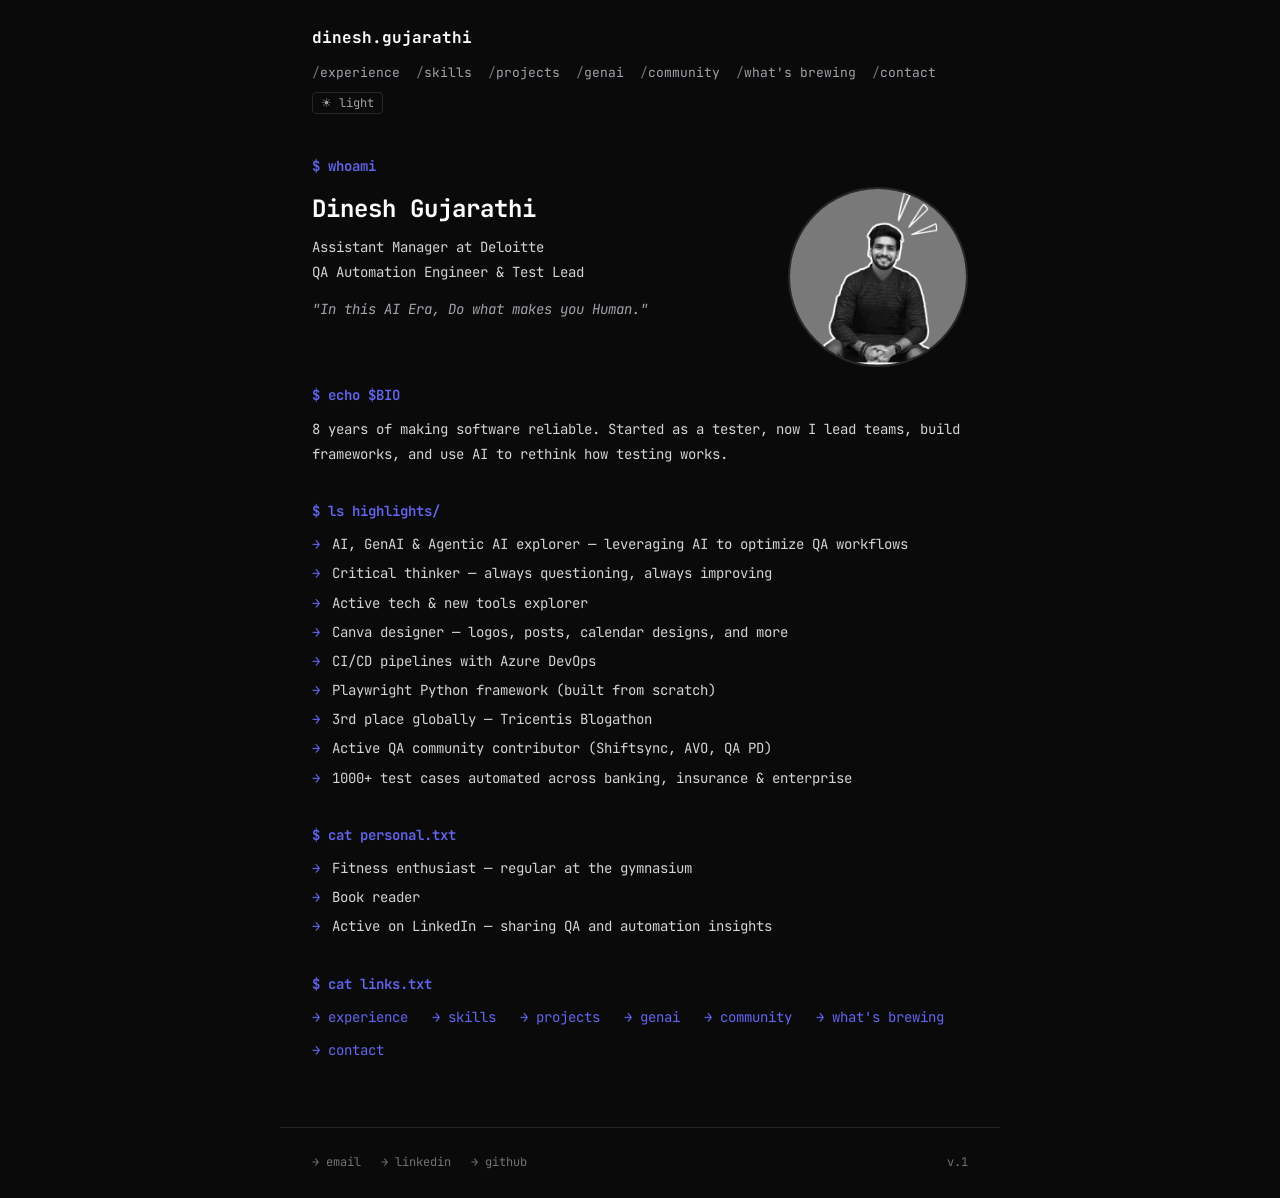
<file: index.html>
<!DOCTYPE html>
<html lang="en" data-theme="dark">
<head>
  <meta charset="UTF-8">
  <meta name="viewport" content="width=device-width, initial-scale=1.0">
  <title>Dinesh Gujarathi</title>
  <meta name="description" content="QA Automation Engineer & Test Lead — 8 years of making software reliable">
  <link rel="stylesheet" href="css/style.css">
</head>
<body>
  <nav>
    <a href="index.html" class="logo">dinesh.gujarathi</a>
    <div class="nav-links">
      <a href="experience.html">experience</a>
      <a href="skills.html">skills</a>
      <a href="projects.html">projects</a>
      <a href="genai.html">genai</a>
      <a href="community.html">community</a>
      <a href="brewing.html">what's brewing</a>
      <a href="contact.html">contact</a>
    </div>
    <button class="theme-toggle" aria-label="Toggle theme">☀ light</button>
  </nav>
  <main>
    <div class="prompt">$ whoami</div>
    <div class="output whoami-section">
      <div class="whoami-content">
        <h1>Dinesh Gujarathi</h1>
        <p>Assistant Manager at Deloitte<br>QA Automation Engineer &amp; Test Lead</p>
        <p class="quote">"In this AI Era, Do what makes you Human."</p>
      </div>
      <img src="img/profile.png" alt="Dinesh Gujarathi" class="profile-pic">
    </div>

    <div class="prompt">$ echo $BIO</div>
    <div class="output">
      <p>8 years of making software reliable. Started as a tester, now I lead teams, build frameworks, and use AI to rethink how testing works.</p>
    </div>

    <div class="prompt">$ ls highlights/</div>
    <div class="output">
      <ul class="arrow-list">
        <li>AI, GenAI &amp; Agentic AI explorer — leveraging AI to optimize QA workflows</li>
        <li>Critical thinker — always questioning, always improving</li>
        <li>Active tech &amp; new tools explorer</li>
        <li>Canva designer — logos, posts, calendar designs, and more</li>
        <li>CI/CD pipelines with Azure DevOps</li>
        <li>Playwright Python framework (built from scratch)</li>
        <li>3rd place globally — Tricentis Blogathon</li>
        <li>Active QA community contributor (Shiftsync, AVO, QA PD)</li>
        <li>1000+ test cases automated across banking, insurance &amp; enterprise</li>
      </ul>
    </div>

    <div class="prompt">$ cat personal.txt</div>
    <div class="output">
      <ul class="arrow-list">
        <li>Fitness enthusiast — regular at the gymnasium</li>
        <li>Book reader</li>
        <li>Active on LinkedIn — sharing QA and automation insights</li>
      </ul>
    </div>

    <div class="prompt">$ cat links.txt</div>
    <div class="output">
      <div class="link-grid">
        <a href="experience.html">→ experience</a>
        <a href="skills.html">→ skills</a>
        <a href="projects.html">→ projects</a>
        <a href="genai.html">→ genai</a>
        <a href="community.html">→ community</a>
        <a href="brewing.html">→ what's brewing</a>
        <a href="contact.html">→ contact</a>
      </div>
    </div>
  </main>
  <footer>
    <span>→ <a href="mailto:dinesh.gujarathi3@gmail.com">email</a></span>
    <span>→ <a href="https://linkedin.com/in/dineshgujarathi">linkedin</a></span>
    <span>→ <a href="https://github.com/dinesh-bay">github</a></span>
    <span class="version">v.1</span>
  </footer>
  <script src="js/theme.js"></script>
</body>
</html>
</file>
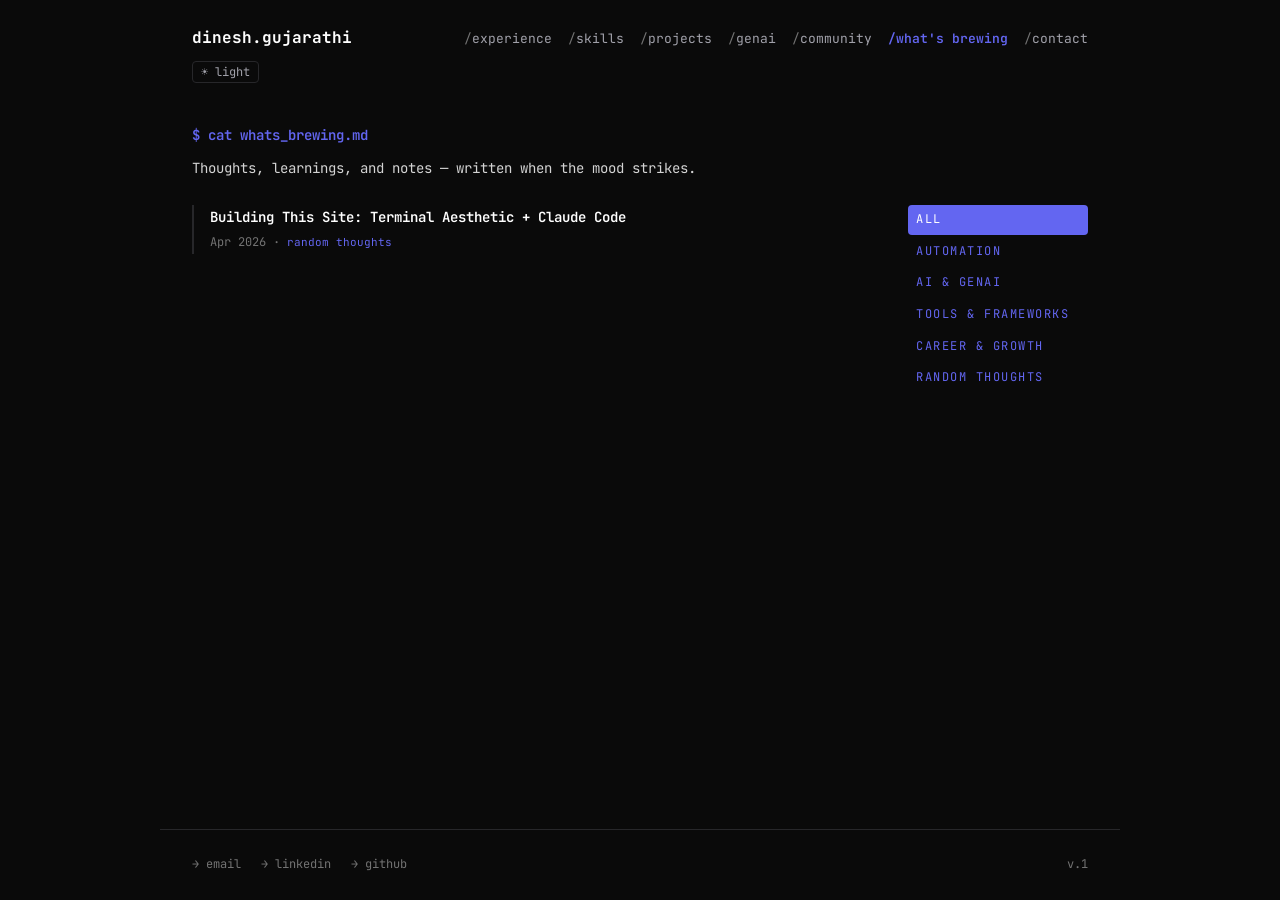
<file: brewing.html>
<!DOCTYPE html>
<html lang="en" data-theme="dark">
<head>
  <meta charset="UTF-8">
  <meta name="viewport" content="width=device-width, initial-scale=1.0">
  <title>Dinesh Gujarathi — What's Brewing</title>
  <link rel="stylesheet" href="css/style.css">
</head>
<body class="blog-page">
  <nav>
    <a href="index.html" class="logo">dinesh.gujarathi</a>
    <div class="nav-links">
      <a href="experience.html">experience</a>
      <a href="skills.html">skills</a>
      <a href="projects.html">projects</a>
      <a href="genai.html">genai</a>
      <a href="community.html">community</a>
      <a href="brewing.html" class="active">what's brewing</a>
      <a href="contact.html">contact</a>
    </div>
    <button class="theme-toggle" aria-label="Toggle theme">☀ light</button>
  </nav>
  <main style="max-width:960px;">
    <div class="prompt">$ cat whats_brewing.md</div>
    <div class="output">
      <p>Thoughts, learnings, and notes — written when the mood strikes.</p>
    </div>

    <div class="blog-layout" style="display:flex;gap:32px;">
      <div class="blog-main" id="blog-posts" style="flex:1;min-width:0;">
        <div class="blog-post-item" data-section="random">
          <a href="posts/building-this-site.html">Building This Site: Terminal Aesthetic + Claude Code</a>
          <div class="post-meta">Apr 2026 · <span class="post-tag">random thoughts</span></div>
        </div>

        <p class="blog-empty" id="empty-msg" style="display:none;">No posts in this section yet.</p>
      </div>

      <div class="blog-sidebar" style="width:180px;flex-shrink:0;">
        <div class="skill-label active-filter" data-filter="all" onclick="filterPosts('all', this)">all</div>
        <div class="skill-label" data-filter="automation" onclick="filterPosts('automation', this)">automation</div>
        <div class="skill-label" data-filter="ai-genai" onclick="filterPosts('ai-genai', this)">ai &amp; genai</div>
        <div class="skill-label" data-filter="tools" onclick="filterPosts('tools', this)">tools &amp; frameworks</div>
        <div class="skill-label" data-filter="career" onclick="filterPosts('career', this)">career &amp; growth</div>
        <div class="skill-label" data-filter="random" onclick="filterPosts('random', this)">random thoughts</div>
      </div>
    </div>
  </main>

  <script>
    function filterPosts(section, el) {
      var posts = document.querySelectorAll('.blog-post-item');
      var labels = document.querySelectorAll('.blog-sidebar .skill-label');
      var emptyMsg = document.getElementById('empty-msg');

      labels.forEach(function(l) { l.classList.remove('active-filter'); });
      el.classList.add('active-filter');

      var visible = 0;
      posts.forEach(function(post) {
        if (section === 'all' || post.getAttribute('data-section') === section) {
          post.style.display = '';
          visible++;
        } else {
          post.style.display = 'none';
        }
      });

      if (posts.length === 0) {
        emptyMsg.style.display = '';
      } else {
        emptyMsg.style.display = visible === 0 ? '' : 'none';
        emptyMsg.textContent = visible === 0
          ? 'No posts in this section yet.'
          : 'Nothing brewing yet. Stay tuned — first post coming soon.';
      }
    }
  </script>
  <footer>
    <span>→ <a href="mailto:dinesh.gujarathi3@gmail.com">email</a></span>
    <span>→ <a href="https://linkedin.com/in/dineshgujarathi">linkedin</a></span>
    <span>→ <a href="https://github.com/dinesh-bay">github</a></span>
    <span class="version">v.1</span>
  </footer>
  <script src="js/theme.js"></script>
</body>
</html>
</file>
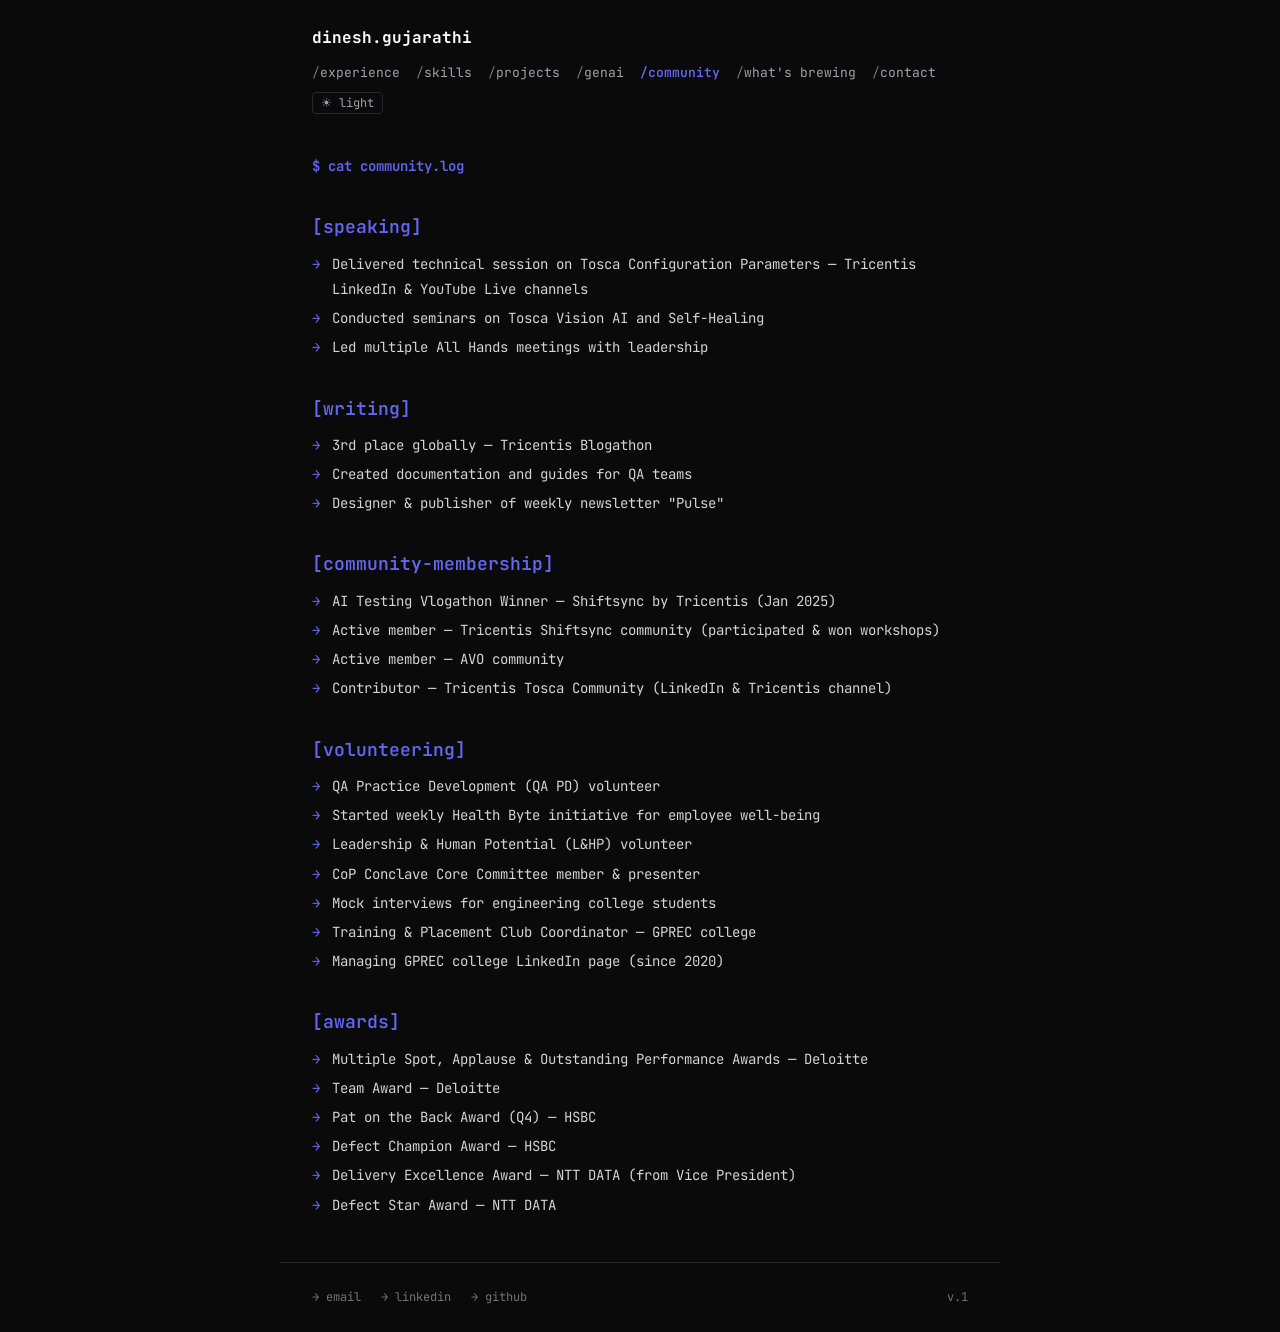
<file: community.html>
<!DOCTYPE html>
<html lang="en" data-theme="dark">
<head>
  <meta charset="UTF-8">
  <meta name="viewport" content="width=device-width, initial-scale=1.0">
  <title>Dinesh Gujarathi — Community</title>
  <link rel="stylesheet" href="css/style.css">
</head>
<body>
  <nav>
    <a href="index.html" class="logo">dinesh.gujarathi</a>
    <div class="nav-links">
      <a href="experience.html">experience</a>
      <a href="skills.html">skills</a>
      <a href="projects.html">projects</a>
      <a href="genai.html">genai</a>
      <a href="community.html" class="active">community</a>
      <a href="brewing.html">what's brewing</a>
      <a href="contact.html">contact</a>
    </div>
    <button class="theme-toggle" aria-label="Toggle theme">☀ light</button>
  </nav>
  <main>
    <div class="prompt">$ cat community.log</div>

    <h2>[speaking]</h2>
    <ul class="arrow-list">
      <li>Delivered technical session on Tosca Configuration Parameters — Tricentis LinkedIn &amp; YouTube Live channels</li>
      <li>Conducted seminars on Tosca Vision AI and Self-Healing</li>
      <li>Led multiple All Hands meetings with leadership</li>
    </ul>

    <h2>[writing]</h2>
    <ul class="arrow-list">
      <li>3rd place globally — Tricentis Blogathon</li>
      <li>Created documentation and guides for QA teams</li>
      <li>Designer &amp; publisher of weekly newsletter "Pulse"</li>
    </ul>

    <h2>[community-membership]</h2>
    <ul class="arrow-list">
      <li>AI Testing Vlogathon Winner — Shiftsync by Tricentis (Jan 2025)</li>
      <li>Active member — Tricentis Shiftsync community (participated &amp; won workshops)</li>
      <li>Active member — AVO community</li>
      <li>Contributor — Tricentis Tosca Community (LinkedIn &amp; Tricentis channel)</li>
    </ul>

    <h2>[volunteering]</h2>
    <ul class="arrow-list">
      <li>QA Practice Development (QA PD) volunteer</li>
      <li>Started weekly Health Byte initiative for employee well-being</li>
      <li>Leadership &amp; Human Potential (L&amp;HP) volunteer</li>
      <li>CoP Conclave Core Committee member &amp; presenter</li>
      <li>Mock interviews for engineering college students</li>
      <li>Training &amp; Placement Club Coordinator — GPREC college</li>
      <li>Managing GPREC college LinkedIn page (since 2020)</li>
    </ul>

    <h2>[awards]</h2>
    <ul class="arrow-list">
      <li>Multiple Spot, Applause &amp; Outstanding Performance Awards — Deloitte</li>
      <li>Team Award — Deloitte</li>
      <li>Pat on the Back Award (Q4) — HSBC</li>
      <li>Defect Champion Award — HSBC</li>
      <li>Delivery Excellence Award — NTT DATA (from Vice President)</li>
      <li>Defect Star Award — NTT DATA</li>
    </ul>
  </main>
  <footer>
    <span>→ <a href="mailto:dinesh.gujarathi3@gmail.com">email</a></span>
    <span>→ <a href="https://linkedin.com/in/dineshgujarathi">linkedin</a></span>
    <span>→ <a href="https://github.com/dinesh-bay">github</a></span>
    <span class="version">v.1</span>
  </footer>
  <script src="js/theme.js"></script>
</body>
</html>
</file>
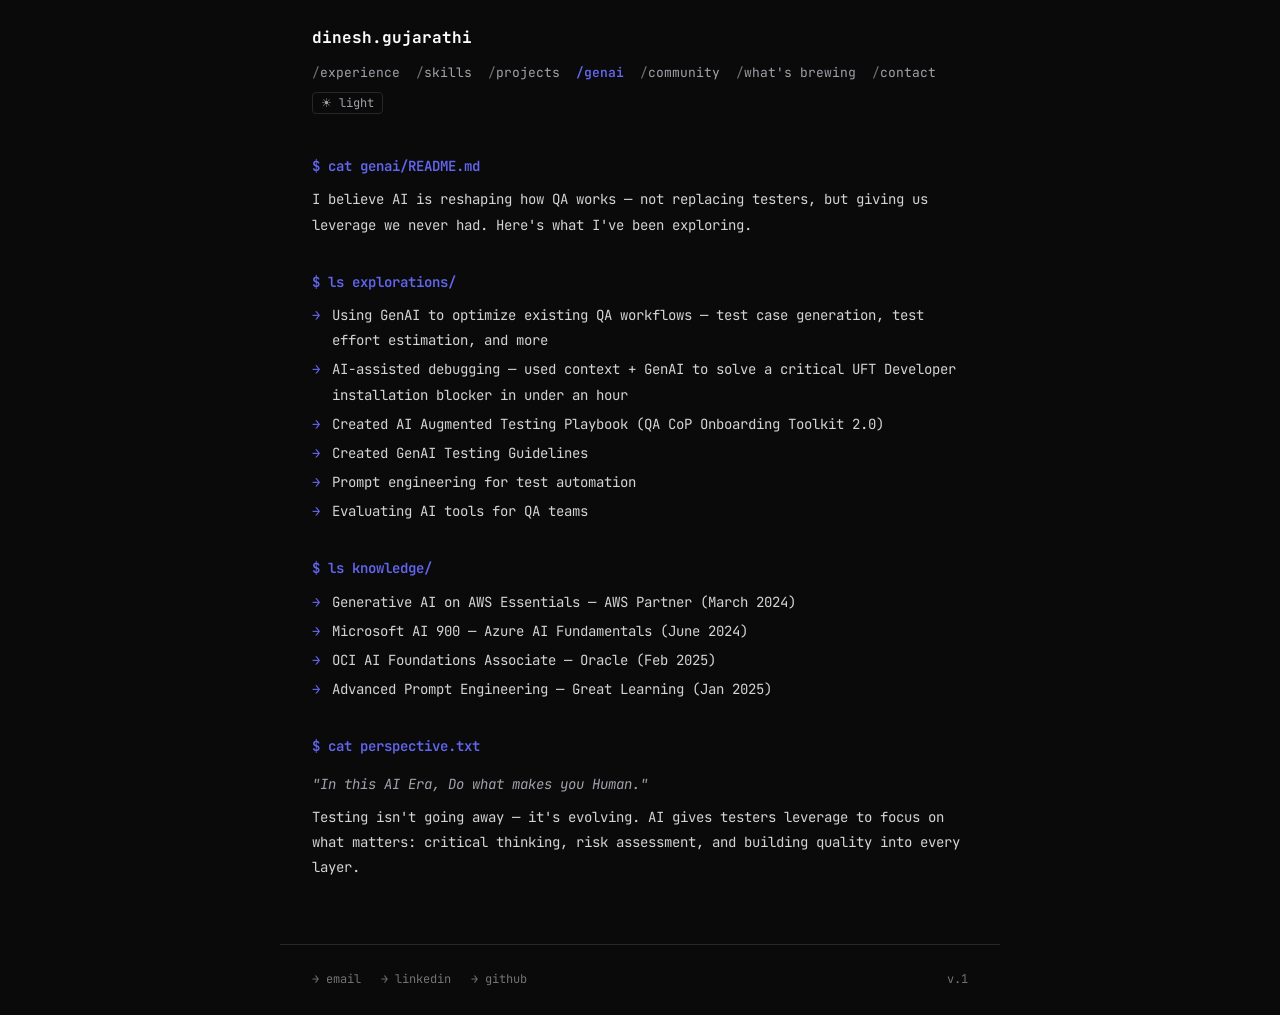
<file: genai.html>
<!DOCTYPE html>
<html lang="en" data-theme="dark">
<head>
  <meta charset="UTF-8">
  <meta name="viewport" content="width=device-width, initial-scale=1.0">
  <title>Dinesh Gujarathi — GenAI</title>
  <link rel="stylesheet" href="css/style.css">
</head>
<body>
  <nav>
    <a href="index.html" class="logo">dinesh.gujarathi</a>
    <div class="nav-links">
      <a href="experience.html">experience</a>
      <a href="skills.html">skills</a>
      <a href="projects.html">projects</a>
      <a href="genai.html" class="active">genai</a>
      <a href="community.html">community</a>
      <a href="brewing.html">what's brewing</a>
      <a href="contact.html">contact</a>
    </div>
    <button class="theme-toggle" aria-label="Toggle theme">☀ light</button>
  </nav>
  <main>
    <div class="prompt">$ cat genai/README.md</div>
    <div class="output">
      <p>I believe AI is reshaping how QA works — not replacing testers, but giving us leverage we never had. Here's what I've been exploring.</p>
    </div>

    <div class="prompt">$ ls explorations/</div>
    <div class="output">
      <ul class="arrow-list">
        <li>Using GenAI to optimize existing QA workflows — test case generation, test effort estimation, and more</li>
        <li>AI-assisted debugging — used context + GenAI to solve a critical UFT Developer installation blocker in under an hour</li>
        <li>Created AI Augmented Testing Playbook (QA CoP Onboarding Toolkit 2.0)</li>
        <li>Created GenAI Testing Guidelines</li>
        <li>Prompt engineering for test automation</li>
        <li>Evaluating AI tools for QA teams</li>
      </ul>
    </div>

    <div class="prompt">$ ls knowledge/</div>
    <div class="output">
      <ul class="arrow-list">
        <li>Generative AI on AWS Essentials — AWS Partner (March 2024)</li>
        <li>Microsoft AI 900 — Azure AI Fundamentals (June 2024)</li>
        <li>OCI AI Foundations Associate — Oracle (Feb 2025)</li>
        <li>Advanced Prompt Engineering — Great Learning (Jan 2025)</li>
      </ul>
    </div>

    <div class="prompt">$ cat perspective.txt</div>
    <div class="output">
      <p class="quote">"In this AI Era, Do what makes you Human."</p>
      <p>Testing isn't going away — it's evolving. AI gives testers leverage to focus on what matters: critical thinking, risk assessment, and building quality into every layer.</p>
    </div>
  </main>
  <footer>
    <span>→ <a href="mailto:dinesh.gujarathi3@gmail.com">email</a></span>
    <span>→ <a href="https://linkedin.com/in/dineshgujarathi">linkedin</a></span>
    <span>→ <a href="https://github.com/dinesh-bay">github</a></span>
    <span class="version">v.1</span>
  </footer>
  <script src="js/theme.js"></script>
</body>
</html>
</file>
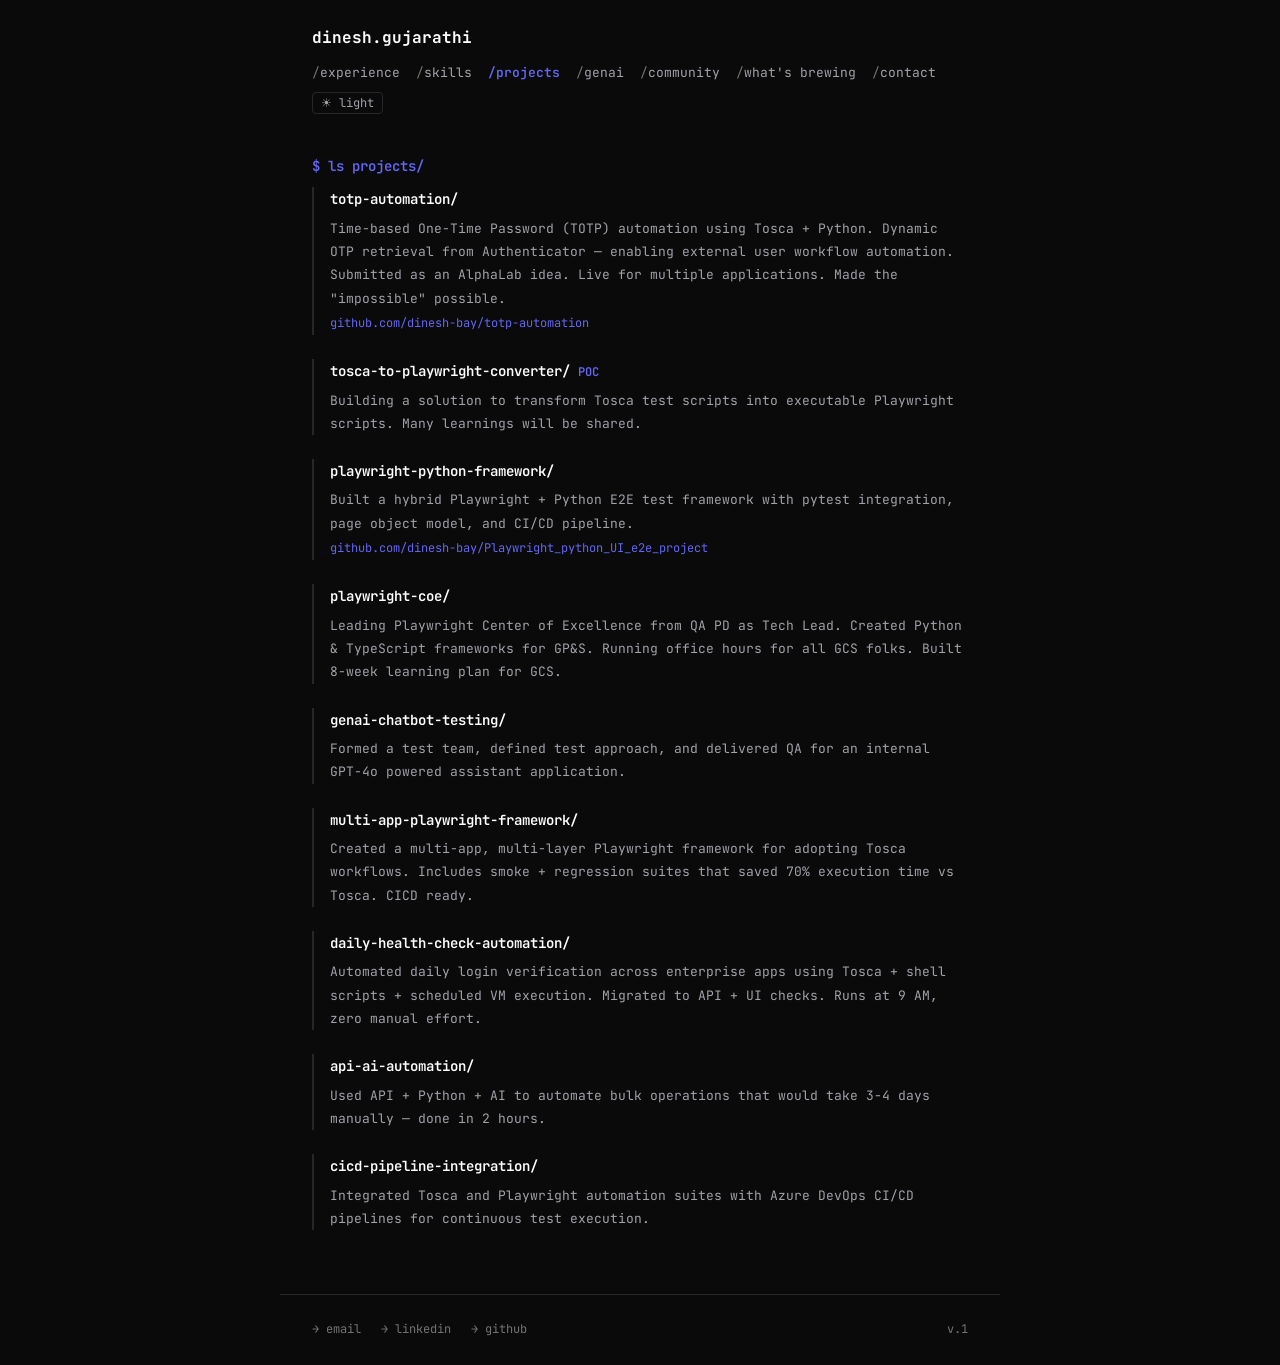
<file: projects.html>
<!DOCTYPE html>
<html lang="en" data-theme="dark">
<head>
  <meta charset="UTF-8">
  <meta name="viewport" content="width=device-width, initial-scale=1.0">
  <title>Dinesh Gujarathi — Projects</title>
  <link rel="stylesheet" href="css/style.css">
</head>
<body>
  <nav>
    <a href="index.html" class="logo">dinesh.gujarathi</a>
    <div class="nav-links">
      <a href="experience.html">experience</a>
      <a href="skills.html">skills</a>
      <a href="projects.html" class="active">projects</a>
      <a href="genai.html">genai</a>
      <a href="community.html">community</a>
      <a href="brewing.html">what's brewing</a>
      <a href="contact.html">contact</a>
    </div>
    <button class="theme-toggle" aria-label="Toggle theme">☀ light</button>
  </nav>
  <main>
    <div class="prompt">$ ls projects/</div>

    <div class="project">
      <div class="project-name">totp-automation/</div>
      <p>Time-based One-Time Password (TOTP) automation using Tosca + Python. Dynamic OTP retrieval from Authenticator — enabling external user workflow automation. Submitted as an AlphaLab idea. Live for multiple applications. Made the "impossible" possible.</p>
      <a href="https://github.com/dinesh-bay/totp-automation">github.com/dinesh-bay/totp-automation</a>
    </div>

    <div class="project">
      <div class="project-name">tosca-to-playwright-converter/ <span class="project-tag">POC</span></div>
      <p>Building a solution to transform Tosca test scripts into executable Playwright scripts. Many learnings will be shared.</p>
    </div>

    <div class="project">
      <div class="project-name">playwright-python-framework/</div>
      <p>Built a hybrid Playwright + Python E2E test framework with pytest integration, page object model, and CI/CD pipeline.</p>
      <a href="https://github.com/dinesh-bay/Playwright_python_UI_e2e_project">github.com/dinesh-bay/Playwright_python_UI_e2e_project</a>
    </div>

    <div class="project">
      <div class="project-name">playwright-coe/</div>
      <p>Leading Playwright Center of Excellence from QA PD as Tech Lead. Created Python &amp; TypeScript frameworks for GP&amp;S. Running office hours for all GCS folks. Built 8-week learning plan for GCS.</p>
    </div>

    <div class="project">
      <div class="project-name">genai-chatbot-testing/</div>
      <p>Formed a test team, defined test approach, and delivered QA for an internal GPT-4o powered assistant application.</p>
    </div>

    <div class="project">
      <div class="project-name">multi-app-playwright-framework/</div>
      <p>Created a multi-app, multi-layer Playwright framework for adopting Tosca workflows. Includes smoke + regression suites that saved 70% execution time vs Tosca. CICD ready.</p>
    </div>

    <div class="project">
      <div class="project-name">daily-health-check-automation/</div>
      <p>Automated daily login verification across enterprise apps using Tosca + shell scripts + scheduled VM execution. Migrated to API + UI checks. Runs at 9 AM, zero manual effort.</p>
    </div>

    <div class="project">
      <div class="project-name">api-ai-automation/</div>
      <p>Used API + Python + AI to automate bulk operations that would take 3-4 days manually — done in 2 hours.</p>
    </div>

    <div class="project">
      <div class="project-name">cicd-pipeline-integration/</div>
      <p>Integrated Tosca and Playwright automation suites with Azure DevOps CI/CD pipelines for continuous test execution.</p>
    </div>
  </main>
  <footer>
    <span>→ <a href="mailto:dinesh.gujarathi3@gmail.com">email</a></span>
    <span>→ <a href="https://linkedin.com/in/dineshgujarathi">linkedin</a></span>
    <span>→ <a href="https://github.com/dinesh-bay">github</a></span>
    <span class="version">v.1</span>
  </footer>
  <script src="js/theme.js"></script>
</body>
</html>
</file>
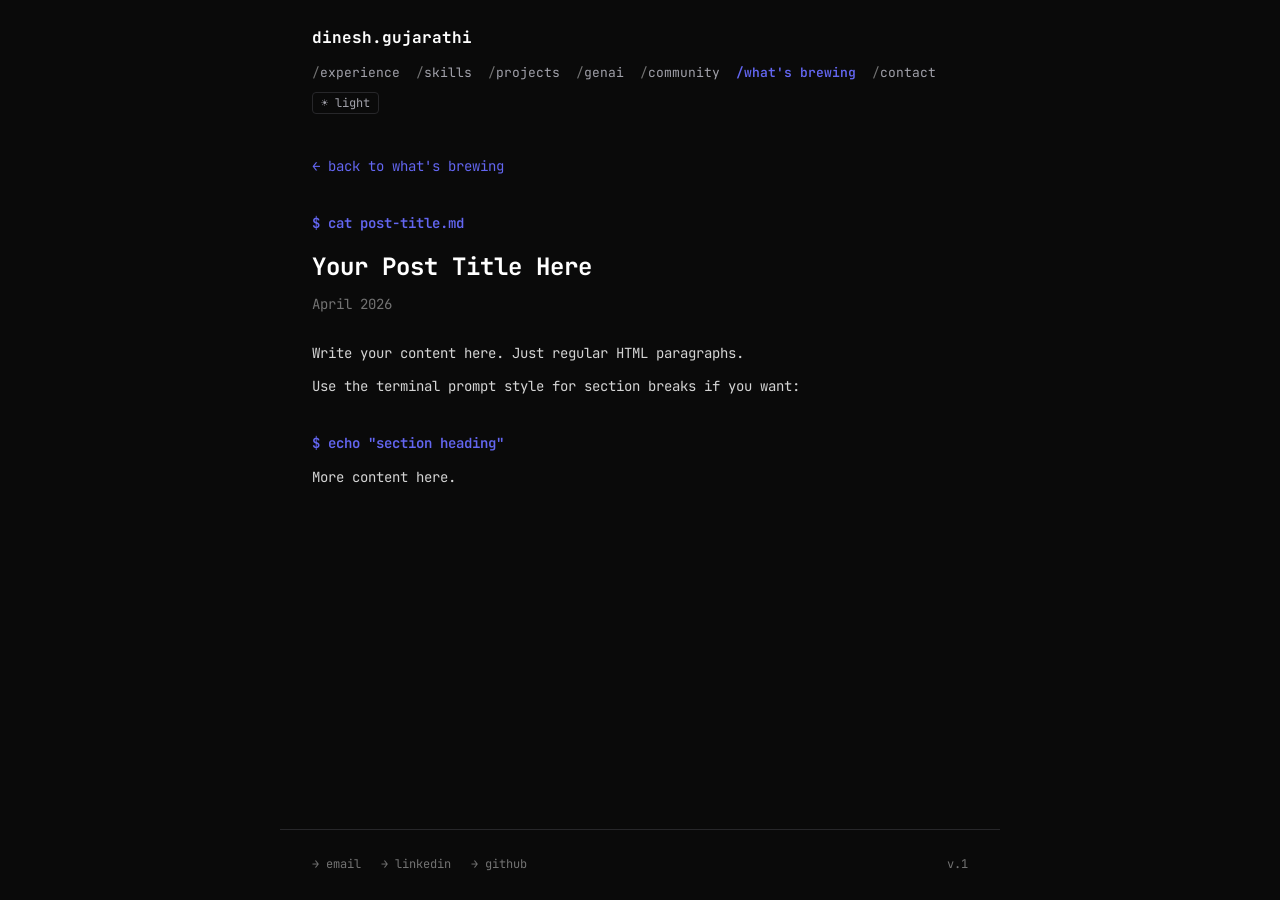
<file: posts/_template.html>
<!DOCTYPE html>
<html lang="en" data-theme="dark">
<head>
  <meta charset="UTF-8">
  <meta name="viewport" content="width=device-width, initial-scale=1.0">
  <title>Dinesh Gujarathi — POST TITLE HERE</title>
  <link rel="stylesheet" href="../css/style.css">
</head>
<body>
  <nav>
    <a href="../index.html" class="logo">dinesh.gujarathi</a>
    <div class="nav-links">
      <a href="../experience.html">experience</a>
      <a href="../skills.html">skills</a>
      <a href="../projects.html">projects</a>
      <a href="../genai.html">genai</a>
      <a href="../community.html">community</a>
      <a href="../brewing.html" class="active">what's brewing</a>
      <a href="../contact.html">contact</a>
    </div>
    <button class="theme-toggle" aria-label="Toggle theme">☀ light</button>
  </nav>
  <main>
    <p><a href="../brewing.html">← back to what's brewing</a></p>

    <div class="prompt">$ cat post-title.md</div>
    <div class="output">
      <h1>Your Post Title Here</h1>
      <p><span style="color: var(--dim);">April 2026</span></p>
    </div>

    <div class="output">
      <p>Write your content here. Just regular HTML paragraphs.</p>
      <p>Use the terminal prompt style for section breaks if you want:</p>
    </div>

    <div class="prompt">$ echo "section heading"</div>
    <div class="output">
      <p>More content here.</p>
    </div>
  </main>
  <footer>
    <span>→ <a href="mailto:dinesh.gujarathi3@gmail.com">email</a></span>
    <span>→ <a href="https://linkedin.com/in/dineshgujarathi">linkedin</a></span>
    <span>→ <a href="https://github.com/dinesh-bay">github</a></span>
    <span class="version">v.1</span>
  </footer>
  <script src="../js/theme.js"></script>
</body>
</html>
</file>
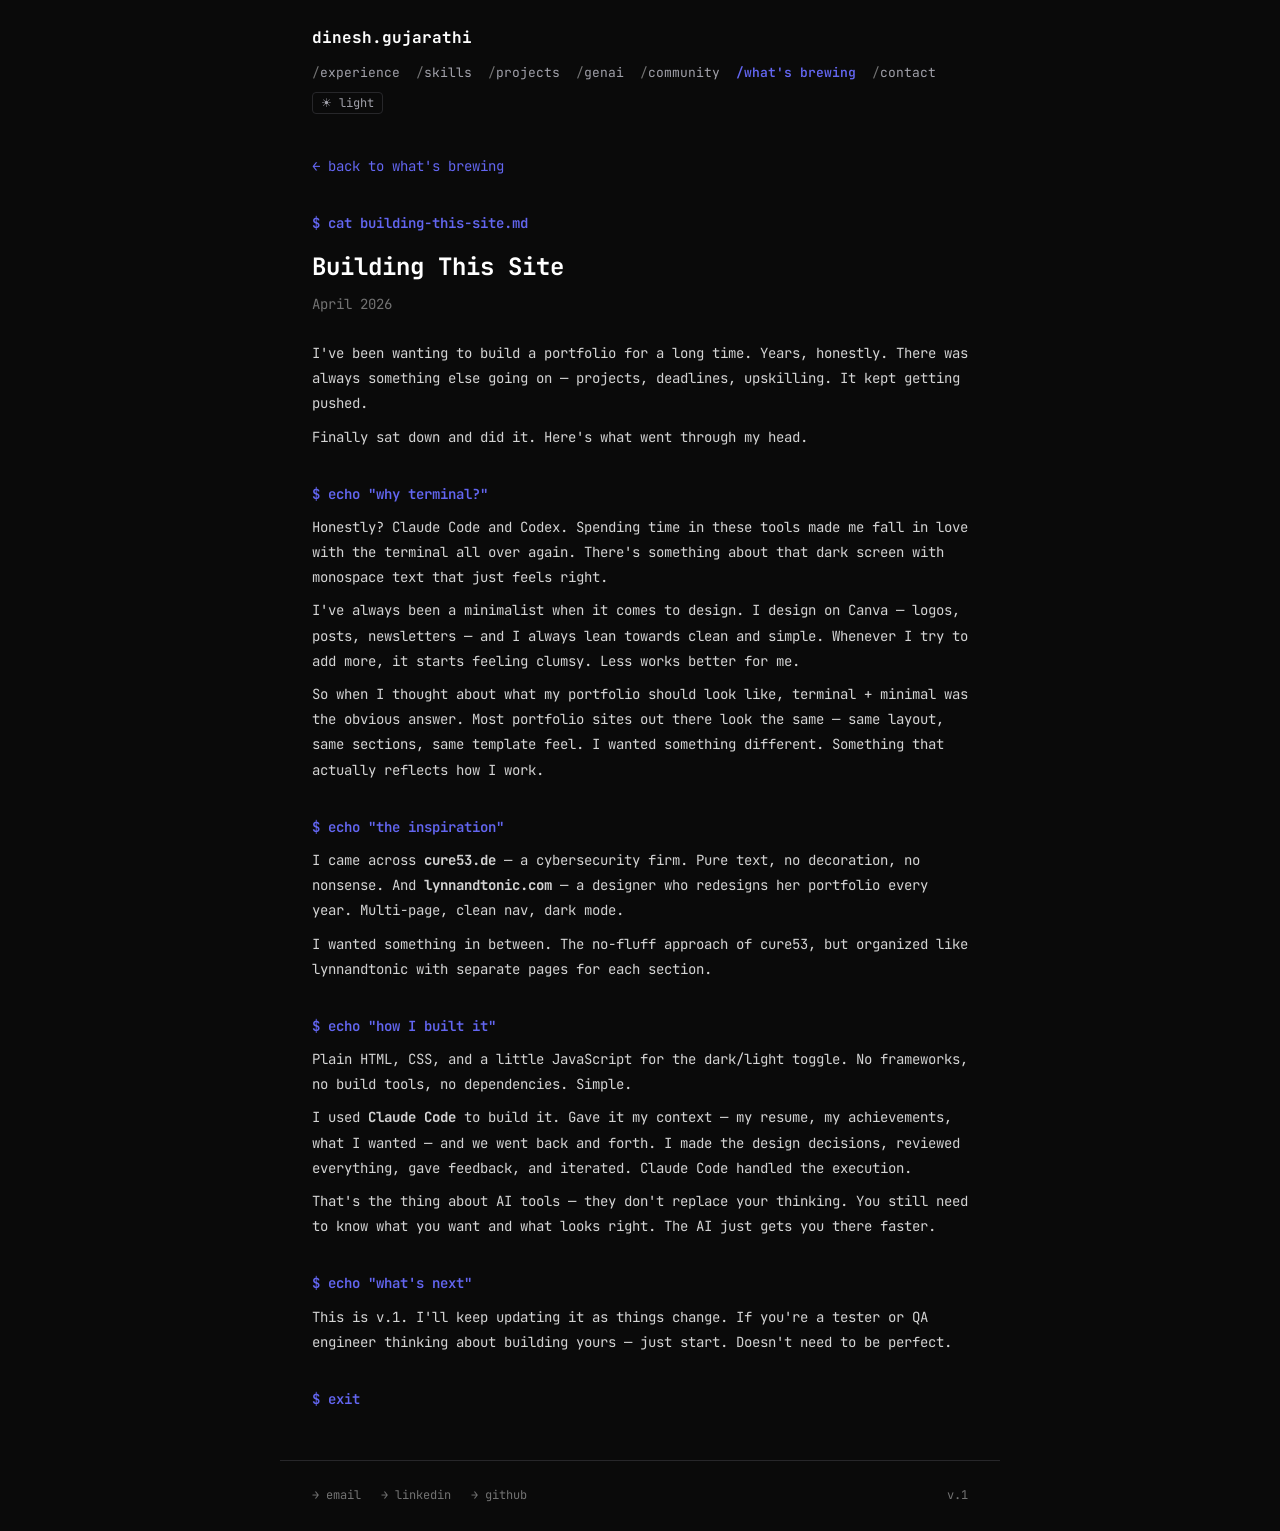
<file: posts/building-this-site.html>
<!DOCTYPE html>
<html lang="en" data-theme="dark">
<head>
  <meta charset="UTF-8">
  <meta name="viewport" content="width=device-width, initial-scale=1.0">
  <title>Dinesh Gujarathi — Building This Site</title>
  <link rel="stylesheet" href="../css/style.css">
</head>
<body>
  <nav>
    <a href="../index.html" class="logo">dinesh.gujarathi</a>
    <div class="nav-links">
      <a href="../experience.html">experience</a>
      <a href="../skills.html">skills</a>
      <a href="../projects.html">projects</a>
      <a href="../genai.html">genai</a>
      <a href="../community.html">community</a>
      <a href="../brewing.html" class="active">what's brewing</a>
      <a href="../contact.html">contact</a>
    </div>
    <button class="theme-toggle" aria-label="Toggle theme">☀ light</button>
  </nav>
  <main>
    <p><a href="../brewing.html">&larr; back to what's brewing</a></p>

    <div class="prompt">$ cat building-this-site.md</div>
    <div class="output">
      <h1>Building This Site</h1>
      <p><span style="color: var(--dim);">April 2026</span></p>
    </div>

    <div class="output">
      <p>I've been wanting to build a portfolio for a long time. Years, honestly. There was always something else going on — projects, deadlines, upskilling. It kept getting pushed.</p>
      <p>Finally sat down and did it. Here's what went through my head.</p>
    </div>

    <div class="prompt">$ echo "why terminal?"</div>
    <div class="output">
      <p>Honestly? Claude Code and Codex. Spending time in these tools made me fall in love with the terminal all over again. There's something about that dark screen with monospace text that just feels right.</p>
      <p>I've always been a minimalist when it comes to design. I design on Canva — logos, posts, newsletters — and I always lean towards clean and simple. Whenever I try to add more, it starts feeling clumsy. Less works better for me.</p>
      <p>So when I thought about what my portfolio should look like, terminal + minimal was the obvious answer. Most portfolio sites out there look the same — same layout, same sections, same template feel. I wanted something different. Something that actually reflects how I work.</p>
    </div>

    <div class="prompt">$ echo "the inspiration"</div>
    <div class="output">
      <p>I came across <strong>cure53.de</strong> — a cybersecurity firm. Pure text, no decoration, no nonsense. And <strong>lynnandtonic.com</strong> — a designer who redesigns her portfolio every year. Multi-page, clean nav, dark mode.</p>
      <p>I wanted something in between. The no-fluff approach of cure53, but organized like lynnandtonic with separate pages for each section.</p>
    </div>

    <div class="prompt">$ echo "how I built it"</div>
    <div class="output">
      <p>Plain HTML, CSS, and a little JavaScript for the dark/light toggle. No frameworks, no build tools, no dependencies. Simple.</p>
      <p>I used <strong>Claude Code</strong> to build it. Gave it my context — my resume, my achievements, what I wanted — and we went back and forth. I made the design decisions, reviewed everything, gave feedback, and iterated. Claude Code handled the execution.</p>
      <p>That's the thing about AI tools — they don't replace your thinking. You still need to know what you want and what looks right. The AI just gets you there faster.</p>
    </div>

    <div class="prompt">$ echo "what's next"</div>
    <div class="output">
      <p>This is v.1. I'll keep updating it as things change. If you're a tester or QA engineer thinking about building yours — just start. Doesn't need to be perfect.</p>
    </div>

    <div class="prompt">$ exit</div>
  </main>
  <footer>
    <span>&rarr; <a href="mailto:dinesh.gujarathi3@gmail.com">email</a></span>
    <span>&rarr; <a href="https://linkedin.com/in/dineshgujarathi">linkedin</a></span>
    <span>&rarr; <a href="https://github.com/dinesh-bay">github</a></span>
    <span class="version">v.1</span>
  </footer>
  <script src="../js/theme.js"></script>
</body>
</html>
</file>
<file: css/style.css>
/* ============================================
   Portfolio — Terminal Theme
   Single stylesheet for all pages.
   ============================================ */

/* --- Google Font --- */
@import url('https://fonts.googleapis.com/css2?family=JetBrains+Mono:wght@400;600;700&display=swap');

/* --- Theme Variables --- */
:root {
  --bg: #0a0a0a;
  --text: #d4d4d4;
  --heading: #ffffff;
  --accent: #6366f1;
  --muted: #a1a1aa;
  --dim: #737373;
  --border: #27272a;
  --hover: #ffffff;
  --font: 'JetBrains Mono', 'Fira Code', 'Courier New', monospace;
}

[data-theme="light"] {
  --bg: #fafafa;
  --text: #1a1a1a;
  --heading: #111111;
  --accent: #6366f1;
  --muted: #737373;
  --dim: #a1a1aa;
  --border: #e5e5e5;
  --hover: #000000;
}

/* --- Reset --- */
*, *::before, *::after {
  margin: 0;
  padding: 0;
  box-sizing: border-box;
}

/* --- Base --- */
html {
  font-size: 14px;
  scroll-behavior: smooth;
}

body {
  font-family: var(--font);
  background-color: var(--bg);
  color: var(--text);
  line-height: 1.8;
  min-height: 100vh;
  display: flex;
  flex-direction: column;
}

main {
  max-width: 720px;
  margin: 0 auto;
  padding: 40px 32px;
  width: 100%;
  flex: 1;
}

a {
  color: var(--accent);
  text-decoration: none;
}

a:hover {
  color: var(--hover);
}

/* --- Navigation --- */
nav {
  max-width: 720px;
  margin: 0 auto;
  padding: 24px 32px 0;
  width: 100%;
  display: flex;
  flex-wrap: wrap;
  align-items: baseline;
  gap: 8px 24px;
}

nav .logo {
  font-size: 16px;
  font-weight: 700;
  color: var(--heading);
  text-decoration: none;
  margin-right: auto;
}

nav .logo:hover {
  color: var(--accent);
}

nav .nav-links {
  display: flex;
  flex-wrap: wrap;
  gap: 6px 16px;
}

nav .nav-links a {
  font-size: 13px;
  color: var(--muted);
  text-decoration: none;
  transition: color 0.2s;
}

nav .nav-links a::before {
  content: '/';
  color: var(--dim);
}

nav .nav-links a:hover {
  color: var(--hover);
}

nav .nav-links a.active {
  color: var(--accent);
  font-weight: 600;
}

nav .nav-links a.active::before {
  color: var(--accent);
}

/* --- Theme Toggle --- */
.theme-toggle {
  background: none;
  border: 1px solid var(--border);
  color: var(--muted);
  font-family: var(--font);
  font-size: 12px;
  padding: 2px 8px;
  cursor: pointer;
  border-radius: 4px;
  transition: color 0.2s, border-color 0.2s;
}

.theme-toggle:hover {
  color: var(--hover);
  border-color: var(--muted);
}

/* --- Footer --- */
footer {
  max-width: 720px;
  margin: 0 auto;
  padding: 24px 32px;
  width: 100%;
  border-top: 1px solid var(--border);
  display: flex;
  flex-wrap: wrap;
  gap: 8px 20px;
  font-size: 12px;
  color: var(--dim);
}

footer a {
  color: var(--dim);
  text-decoration: none;
}

footer a:hover {
  color: var(--accent);
}

footer .version {
  margin-left: auto;
  color: var(--dim);
}

/* --- Terminal Elements --- */
.prompt {
  color: var(--accent);
  font-weight: 600;
  margin-top: 32px;
  margin-bottom: 8px;
}

.prompt:first-child {
  margin-top: 0;
}

.output {
  margin-bottom: 24px;
}

.output p {
  margin-bottom: 8px;
}

.arrow-list {
  list-style: none;
  padding: 0;
}

.arrow-list li {
  padding-left: 20px;
  position: relative;
  margin-bottom: 4px;
}

.arrow-list li::before {
  content: '→';
  position: absolute;
  left: 0;
  color: var(--accent);
}

/* --- Page Title --- */
h1 {
  font-size: 24px;
  font-weight: 700;
  color: var(--heading);
  margin-bottom: 4px;
}

h2 {
  font-size: 18px;
  font-weight: 600;
  color: var(--accent);
  margin-top: 32px;
  margin-bottom: 8px;
}

h3 {
  font-size: 15px;
  font-weight: 600;
  color: var(--heading);
  margin-top: 20px;
  margin-bottom: 4px;
}

/* --- Profile Image --- */
.whoami-section {
  display: flex;
  align-items: flex-start;
  gap: 24px;
}

.whoami-content {
  flex: 1;
}

.whoami-section {
  margin-bottom: 0;
}

.whoami-section + .prompt {
  margin-top: 16px;
}

.profile-pic {
  width: 180px;
  height: 180px;
  border-radius: 50%;
  border: 2px solid var(--border);
  object-fit: cover;
  object-position: top;
  filter: grayscale(100%);
  transition: filter 0.3s;
  flex-shrink: 0;
}

.profile-pic:hover {
  filter: grayscale(0%);
}

@media (max-width: 768px) {
  .whoami-section {
    flex-direction: column-reverse;
    align-items: center;
  }

  .profile-pic {
    width: 100px;
    height: 100px;
  }
}

/* --- Quote --- */
.quote {
  color: var(--muted);
  font-style: italic;
  margin: 12px 0 24px;
}

/* --- Job / Timeline --- */
.job {
  margin-bottom: 32px;
  padding-left: 16px;
  border-left: 2px solid var(--border);
}

.job-header {
  color: var(--heading);
  font-weight: 600;
  margin-bottom: 2px;
}

.job-meta {
  color: var(--dim);
  font-size: 12px;
  margin-bottom: 8px;
}

/* --- Project Block --- */
.project {
  margin-bottom: 24px;
  padding-left: 16px;
  border-left: 2px solid var(--border);
}

.project-name {
  color: var(--heading);
  font-weight: 600;
}

.project-tag {
  color: var(--accent);
  font-size: 12px;
  font-weight: 600;
}

.project p {
  margin-top: 4px;
  color: var(--muted);
  font-size: 13px;
}

.project a {
  font-size: 12px;
}

/* --- Skills Categories --- */
.skill-category {
  margin-bottom: 24px;
}

.skill-label {
  font-size: 12px;
  text-transform: uppercase;
  letter-spacing: 1.5px;
  color: var(--accent);
  margin-bottom: 4px;
}

/* --- Section Divider --- */
.divider {
  border: none;
  border-top: 1px solid var(--border);
  margin: 32px 0;
}

/* --- Career Totals --- */
.totals {
  display: flex;
  flex-wrap: wrap;
  gap: 16px 32px;
  margin: 16px 0;
  padding: 12px 0;
  border-top: 1px solid var(--border);
  border-bottom: 1px solid var(--border);
  font-size: 13px;
}

.totals span {
  color: var(--muted);
}

.totals strong {
  color: var(--heading);
}

/* --- Nav Links as Grid (Home page links section) --- */
.link-grid {
  display: flex;
  flex-wrap: wrap;
  gap: 8px 24px;
}

.link-grid a {
  color: var(--accent);
}

/* --- Blog Layout (What's Brewing) --- */
.blog-page main,
.blog-page nav,
.blog-page footer {
  max-width: 960px;
}

.blog-layout {
  display: flex;
  gap: 32px;
}

.blog-main {
  flex: 1;
  min-width: 0;
}

.blog-sidebar {
  width: 180px;
  flex-shrink: 0;
}

.blog-sidebar .skill-label {
  cursor: pointer;
  padding: 4px 8px;
  margin-bottom: 2px;
  border-radius: 4px;
  transition: background-color 0.2s, color 0.2s;
}

.blog-sidebar .skill-label:hover {
  background-color: var(--border);
  color: var(--heading);
}

.blog-sidebar .skill-label.active-filter {
  background-color: var(--accent);
  color: #ffffff;
}

.blog-post-item {
  margin-bottom: 16px;
  padding-left: 16px;
  border-left: 2px solid var(--border);
}

.blog-post-item a {
  color: var(--heading);
  font-weight: 600;
  font-size: 14px;
}

.blog-post-item a:hover {
  color: var(--accent);
}

.blog-post-item .post-meta {
  color: var(--dim);
  font-size: 12px;
  margin-top: 2px;
}

.blog-post-item .post-tag {
  color: var(--accent);
  font-size: 11px;
}

.blog-empty {
  color: var(--dim);
  font-style: italic;
  font-size: 13px;
}

/* --- Responsive --- */
@media (max-width: 768px) {
  html {
    font-size: 13px;
  }

  main {
    padding: 24px 16px;
  }

  nav {
    padding: 16px 16px 0;
  }

  nav .nav-links {
    gap: 4px 12px;
  }

  footer {
    padding: 16px;
  }

  .totals {
    flex-direction: column;
    gap: 4px;
  }

  .blog-layout {
    flex-direction: column-reverse;
    gap: 16px;
  }

  .blog-sidebar {
    width: 100%;
    display: flex;
    flex-wrap: wrap;
    gap: 4px;
  }
}
</file>
